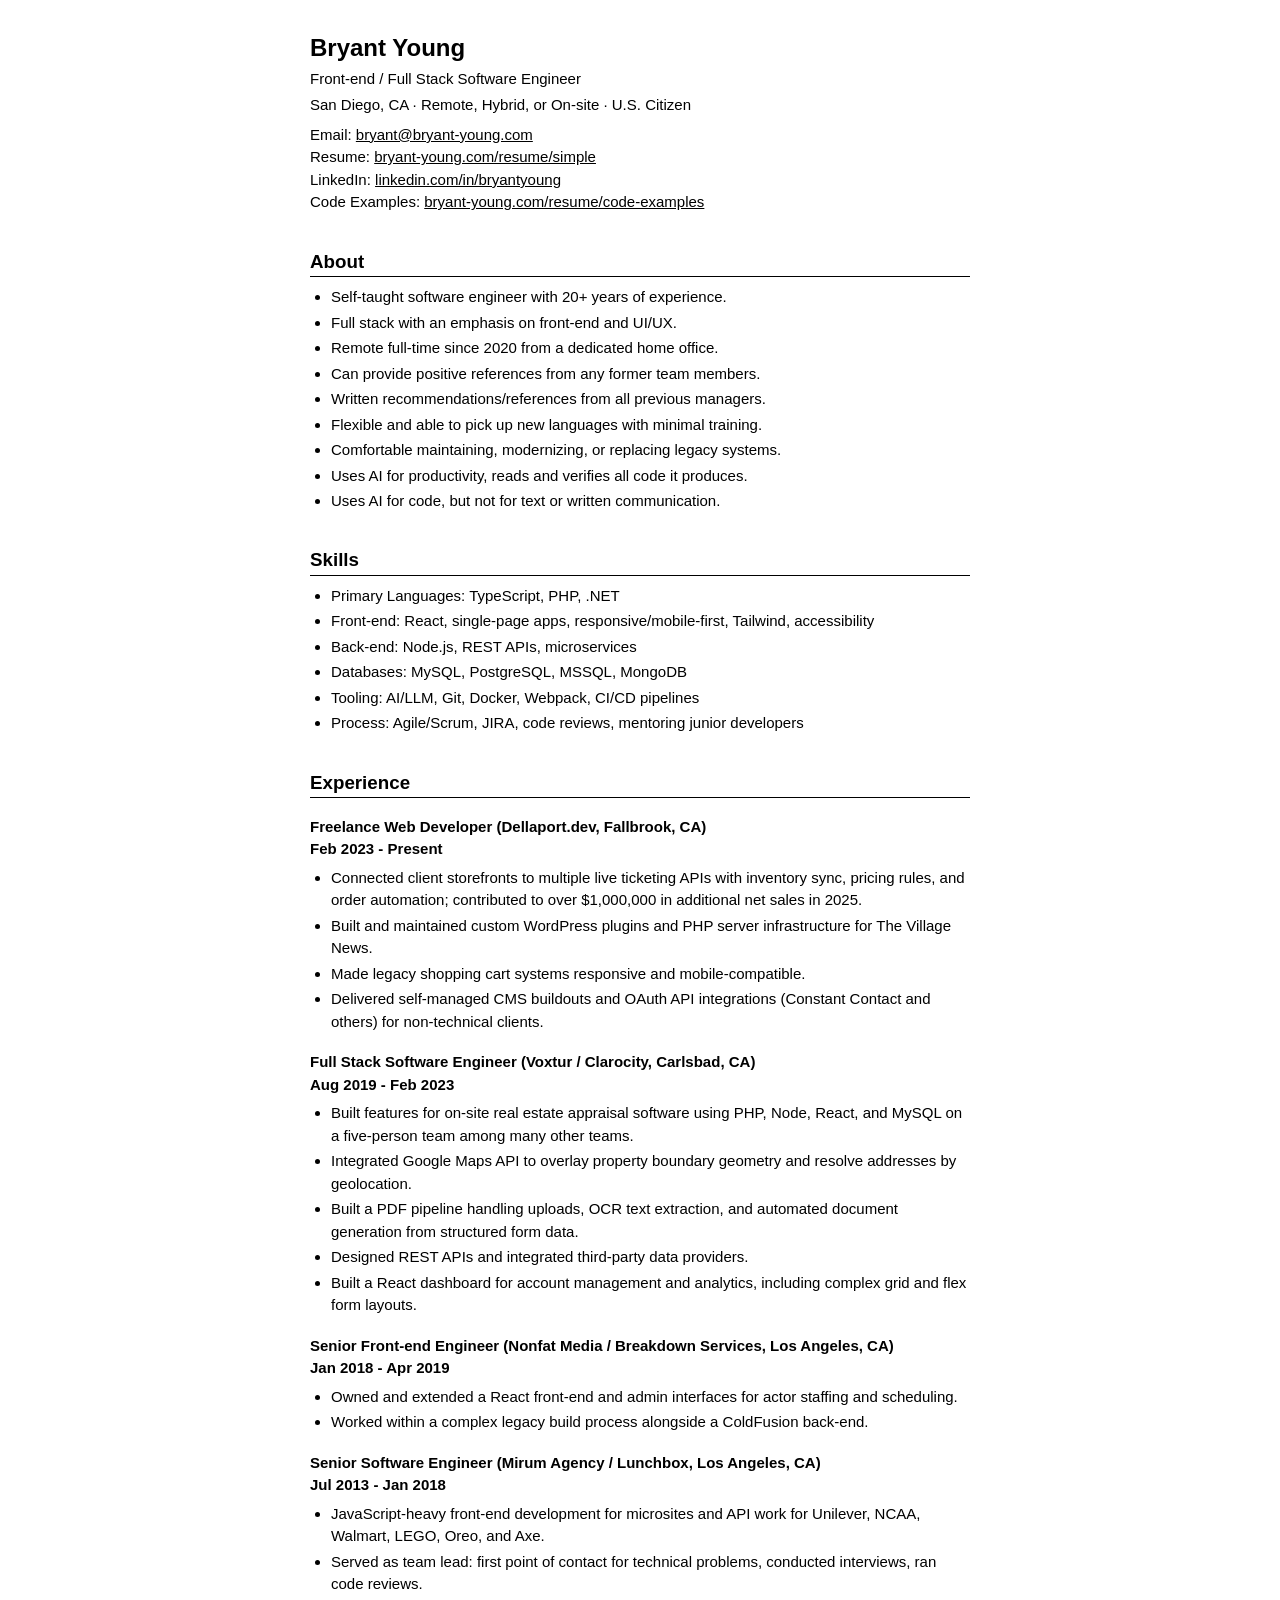
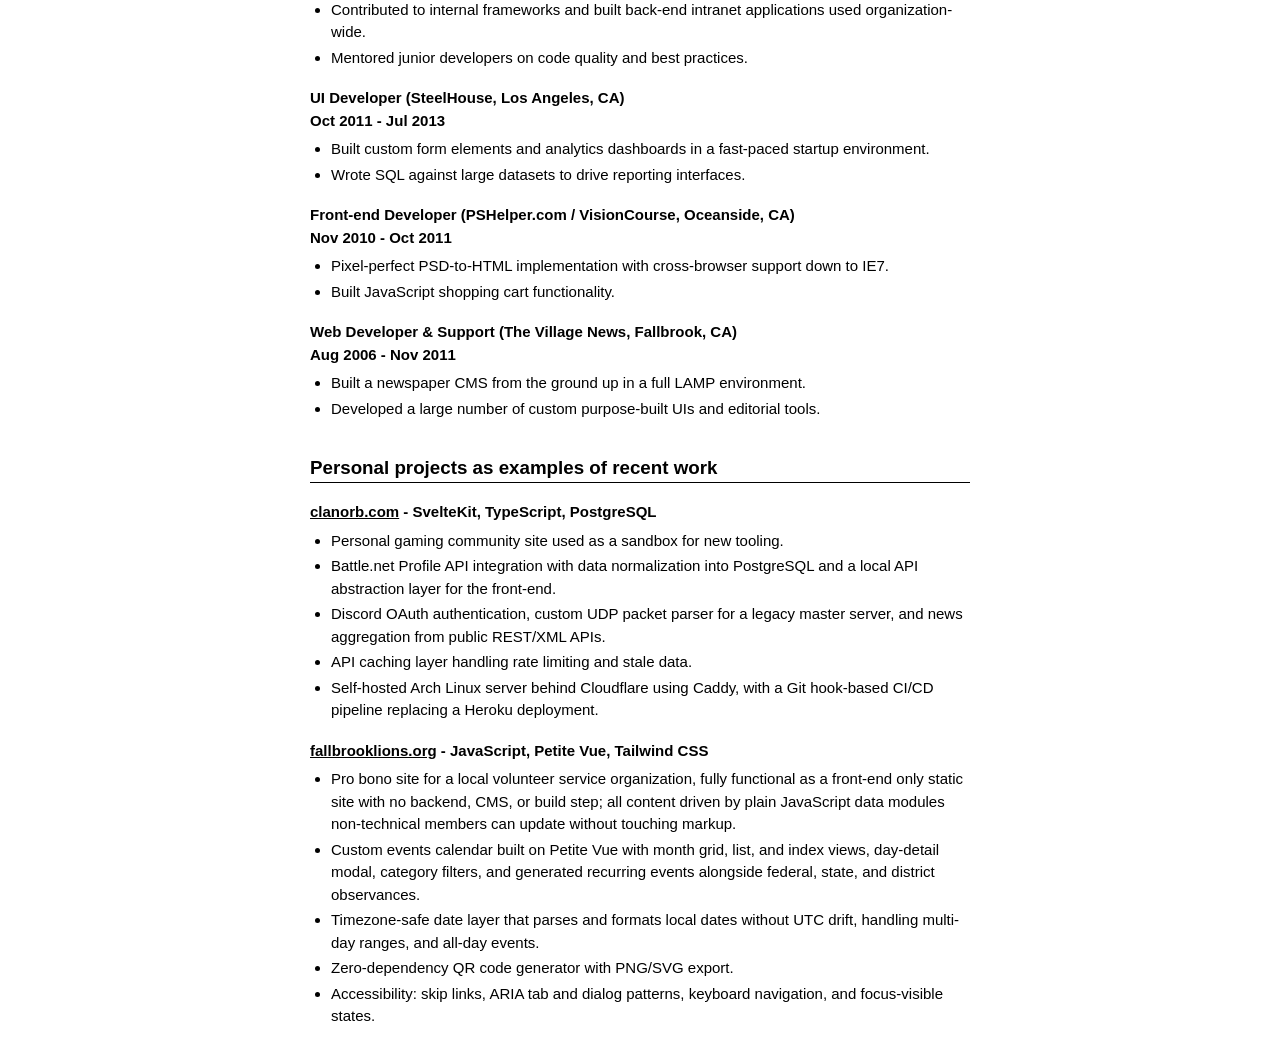
<file: resume/simple.html>
<!DOCTYPE html>
<html lang="en">

<head>
    <meta charset="utf-8">
    <meta name="viewport" content="width=device-width, initial-scale=1.0">
    <title>Bryant Young - Resume</title>

    <link rel="preconnect" href="https://rsms.me/">
    <link rel="stylesheet" href="https://rsms.me/inter/inter.css">
    <script data-goatcounter="https://bryantyoung.goatcounter.com/count" async src="//gc.zgo.at/count.js"></script>

    <style>
        body {
            font-family: Inter, sans-serif;
            font-size: 15px;
            line-height: 1.5;
            color: #000;
            background: #fff;
            max-width: 44em;
            margin: 2em auto;
            padding: 0 1em;
        }

        h1 {
            font-size: 1.6em;
            margin: 0 0 .1em;
        }

        h2 {
            font-size: 1.25em;
            margin: 1.8em 0 .5em;
            border-bottom: 1px solid #000;
        }

        h3 {
            font-size: 1em;
            margin: 1.2em 0 0;
        }

        p {
            margin: .5em 0;
        }

        ul {
            margin: .4em 0 .4em 0;
            padding-left: 1.4em;
        }

        li {
            margin: .2em 0;
        }

        a {
            color: #000;
        }

        .meta {
            margin: 0 0 .2em;
        }

        @media print {
            body {
                margin: 0;
                font-size: 11pt;
                max-width: none;
            }

            a {
                text-decoration: none;
            }
        }
    </style>
</head>

<body>

    <h1>Bryant Young</h1>
    <p class="meta">Front-end / Full Stack Software Engineer</p>
    <p class="meta">San Diego, CA &middot; Remote, Hybrid, or On-site &middot; U.S. Citizen</p>

    <p>
        Email: <a href="mailto:bryant@bryant-young.com">bryant@bryant-young.com</a><br>
        Resume: <a href="https://www.bryant-young.com/resume/simple">bryant-young.com/resume/simple</a><br>
        LinkedIn: <a href="https://www.linkedin.com/in/bryantyoung/">linkedin.com/in/bryantyoung</a><br>
        Code Examples: <a href="https://www.bryant-young.com/resume/code-examples">bryant-young.com/resume/code-examples</a>
    </p>

    <h2>About</h2>
    <ul>
        <li>Self-taught software engineer with 20+ years of experience.</li>
        <li>Full stack with an emphasis on front-end and UI/UX.</li>
        <li>Remote full-time since 2020 from a dedicated home office.</li>
        <li>Can provide positive references from any former team members.</li>
        <li>Written recommendations/references from all previous managers.</li>
        <li>Flexible and able to pick up new languages with minimal training.</li>
        <li>Comfortable maintaining, modernizing, or replacing legacy systems.</li>
        <li>Uses AI for productivity, reads and verifies all code it produces.</li>
        <li>Uses AI for code, but not for text or written communication.</li>
    </ul>

    <h2>Skills</h2>
    <ul>
        <li>Primary Languages: TypeScript, PHP, .NET</li>
        <li>Front-end: React, single-page apps, responsive/mobile-first, Tailwind, accessibility</li>
        <li>Back-end: Node.js, REST APIs, microservices</li>
        <li>Databases: MySQL, PostgreSQL, MSSQL, MongoDB</li>
        <li>Tooling: AI/LLM, Git, Docker, Webpack, CI/CD pipelines</li>
        <li>Process: Agile/Scrum, JIRA, code reviews, mentoring junior developers</li>
    </ul>

    <h2>Experience</h2>

    <h3><strong>Freelance Web Developer</strong> (Dellaport.dev, Fallbrook, CA)<br> Feb 2023 - Present</h3>
    <ul>
        <li>Connected client storefronts to multiple live ticketing APIs with inventory sync, pricing rules, and order automation; contributed to over $1,000,000 in additional net sales in 2025.</li>
        <li>Built and maintained custom WordPress plugins and PHP server infrastructure for The Village News.</li>
        <li>Made legacy shopping cart systems responsive and mobile-compatible.</li>
        <li>Delivered self-managed CMS buildouts and OAuth API integrations (Constant Contact and others) for non-technical clients.</li>
    </ul>

    <h3><strong>Full Stack Software Engineer</strong> (Voxtur / Clarocity, Carlsbad, CA)<br> Aug 2019 - Feb 2023</h3>
    <ul>
        <li>Built features for on-site real estate appraisal software using PHP, Node, React, and MySQL on a five-person team among many other teams.</li>
        <li>Integrated Google Maps API to overlay property boundary geometry and resolve addresses by geolocation.</li>
        <li>Built a PDF pipeline handling uploads, OCR text extraction, and automated document generation from structured form data.</li>
        <li>Designed REST APIs and integrated third-party data providers.</li>
        <li>Built a React dashboard for account management and analytics, including complex grid and flex form layouts.</li>
    </ul>

    <h3><strong>Senior Front-end Engineer</strong> (Nonfat Media / Breakdown Services, Los Angeles, CA)<br> Jan 2018 - Apr 2019</h3>
    <ul>
        <li>Owned and extended a React front-end and admin interfaces for actor staffing and scheduling.</li>
        <li>Worked within a complex legacy build process alongside a ColdFusion back-end.</li>
    </ul>

    <h3><strong>Senior Software Engineer</strong> (Mirum Agency / Lunchbox, Los Angeles, CA)<br> Jul 2013 - Jan 2018</h3>
    <ul>
        <li>JavaScript-heavy front-end development for microsites and API work for Unilever, NCAA, Walmart, LEGO, Oreo, and Axe.</li>
        <li>Served as team lead: first point of contact for technical problems, conducted interviews, ran code reviews.</li>
        <li>Contributed to internal frameworks and built back-end intranet applications used organization-wide.</li>
        <li>Mentored junior developers on code quality and best practices.</li>
    </ul>

    <h3><strong>UI Developer</strong> (SteelHouse, Los Angeles, CA)<br> Oct 2011 - Jul 2013</h3>
    <ul>
        <li>Built custom form elements and analytics dashboards in a fast-paced startup environment.</li>
        <li>Wrote SQL against large datasets to drive reporting interfaces.</li>
    </ul>

    <h3><strong>Front-end Developer</strong> (PSHelper.com / VisionCourse, Oceanside, CA)<br> Nov 2010 - Oct 2011</h3>
    <ul>
        <li>Pixel-perfect PSD-to-HTML implementation with cross-browser support down to IE7.</li>
        <li>Built JavaScript shopping cart functionality.</li>
    </ul>

    <h3><strong>Web Developer &amp; Support</strong> (The Village News, Fallbrook, CA)<br> Aug 2006 - Nov 2011</h3>
    <ul>
        <li>Built a newspaper CMS from the ground up in a full LAMP environment.</li>
        <li>Developed a large number of custom purpose-built UIs and editorial tools.</li>
    </ul>

    <h2>Personal projects as examples of recent work</h2>

    <h3><strong><a href="https://clanorb.com" target="_blank" rel="noopener noreferrer">clanorb.com</a></strong> - SvelteKit, TypeScript, PostgreSQL</h3>
    <ul>
        <li>Personal gaming community site used as a sandbox for new tooling.</li>
        <li>Battle.net Profile API integration with data normalization into PostgreSQL and a local API abstraction layer for the front-end.</li>
        <li>Discord OAuth authentication, custom UDP packet parser for a legacy master server, and news aggregation from public REST/XML APIs.</li>
        <li>API caching layer handling rate limiting and stale data.</li>
        <li>Self-hosted Arch Linux server behind Cloudflare using Caddy, with a Git hook-based CI/CD pipeline replacing a Heroku deployment.</li>
    </ul>

    <h3><strong><a href="https://fallbrooklions.org" target="_blank" rel="noopener noreferrer">fallbrooklions.org</a></strong> - JavaScript, Petite Vue, Tailwind CSS</h3>
    <ul>
        <li>Pro bono site for a local volunteer service organization, fully functional as a front-end only static site with no backend, CMS, or build step; all content driven by plain JavaScript data modules non-technical members can update without touching markup.</li>
        <li>Custom events calendar built on Petite Vue with month grid, list, and index views, day-detail modal, category filters, and generated recurring events alongside federal, state, and district observances.</li>
        <li>Timezone-safe date layer that parses and formats local dates without UTC drift, handling multi-day ranges, and all-day events.</li>
        <li>Zero-dependency QR code generator with PNG/SVG export.</li>
        <li>Accessibility: skip links, ARIA tab and dialog patterns, keyboard navigation, and focus-visible states.</li>
    </ul>

</body>
</html>
</file>
